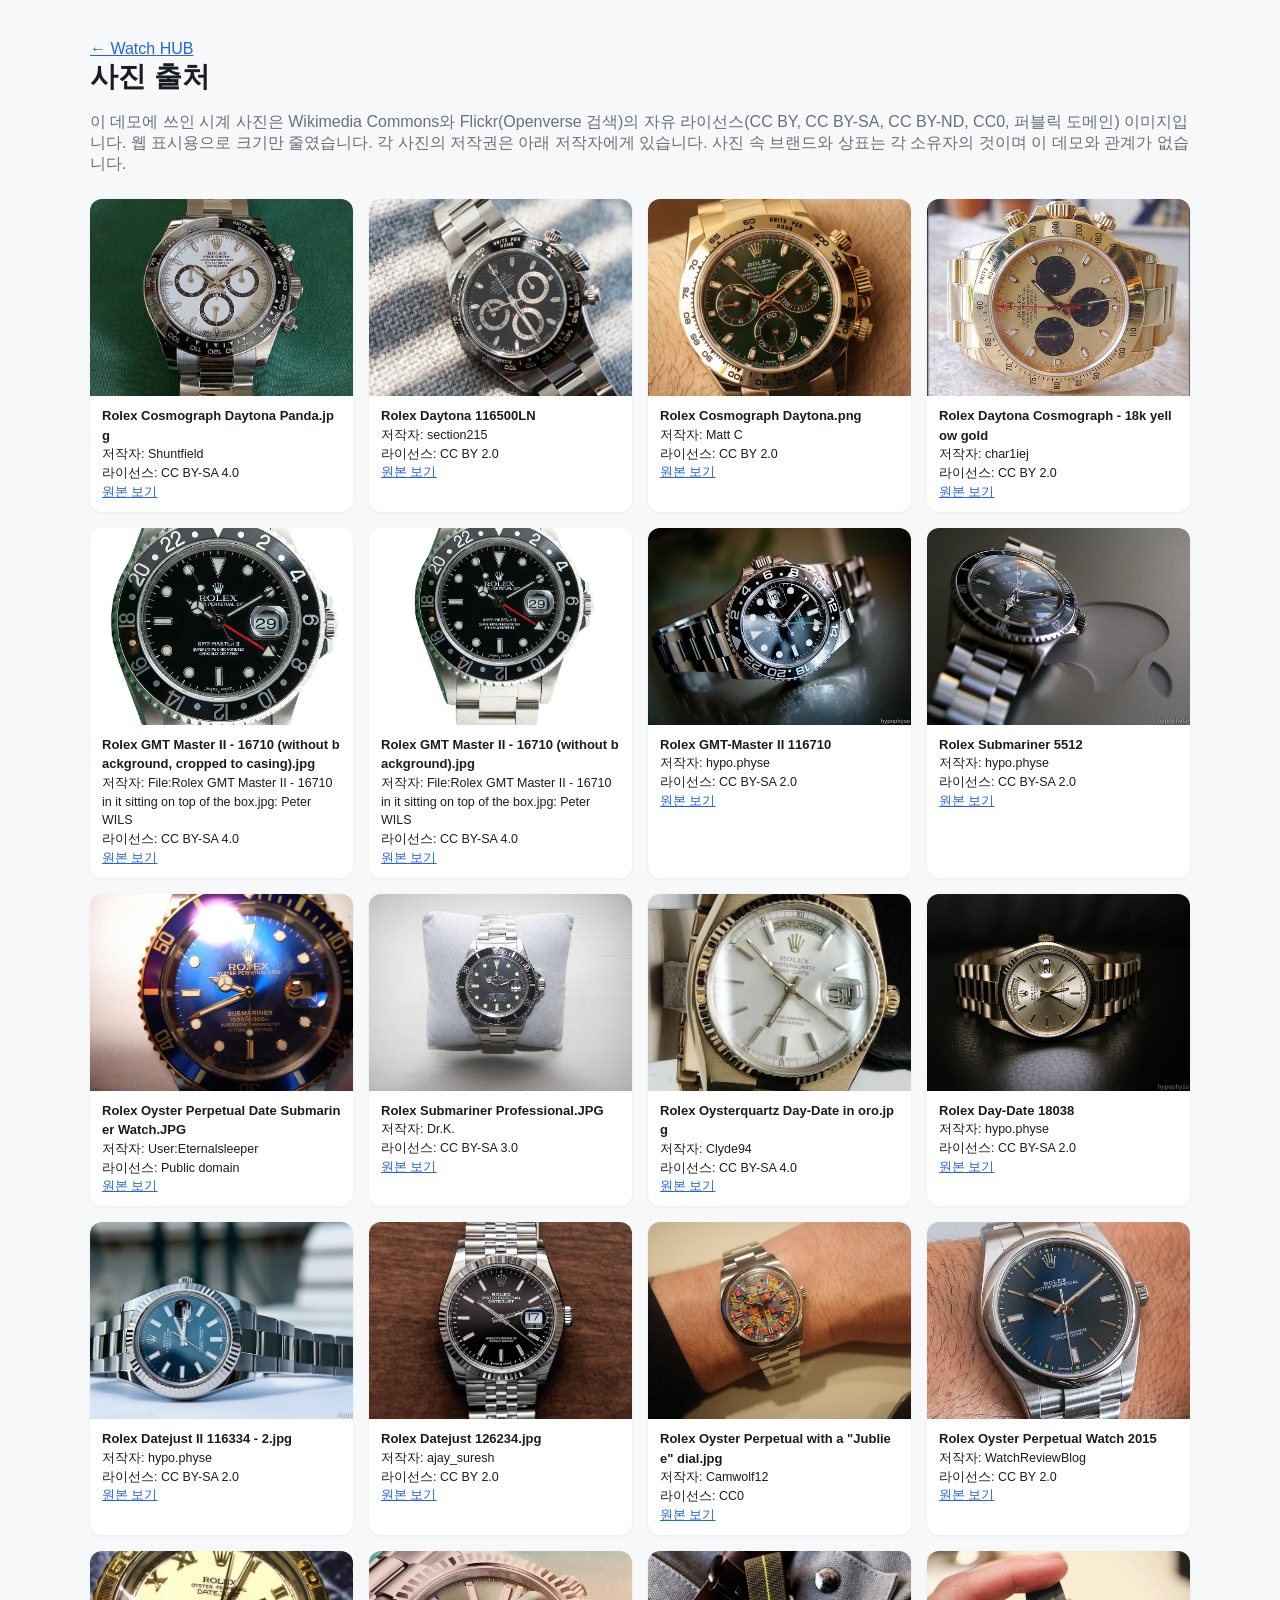
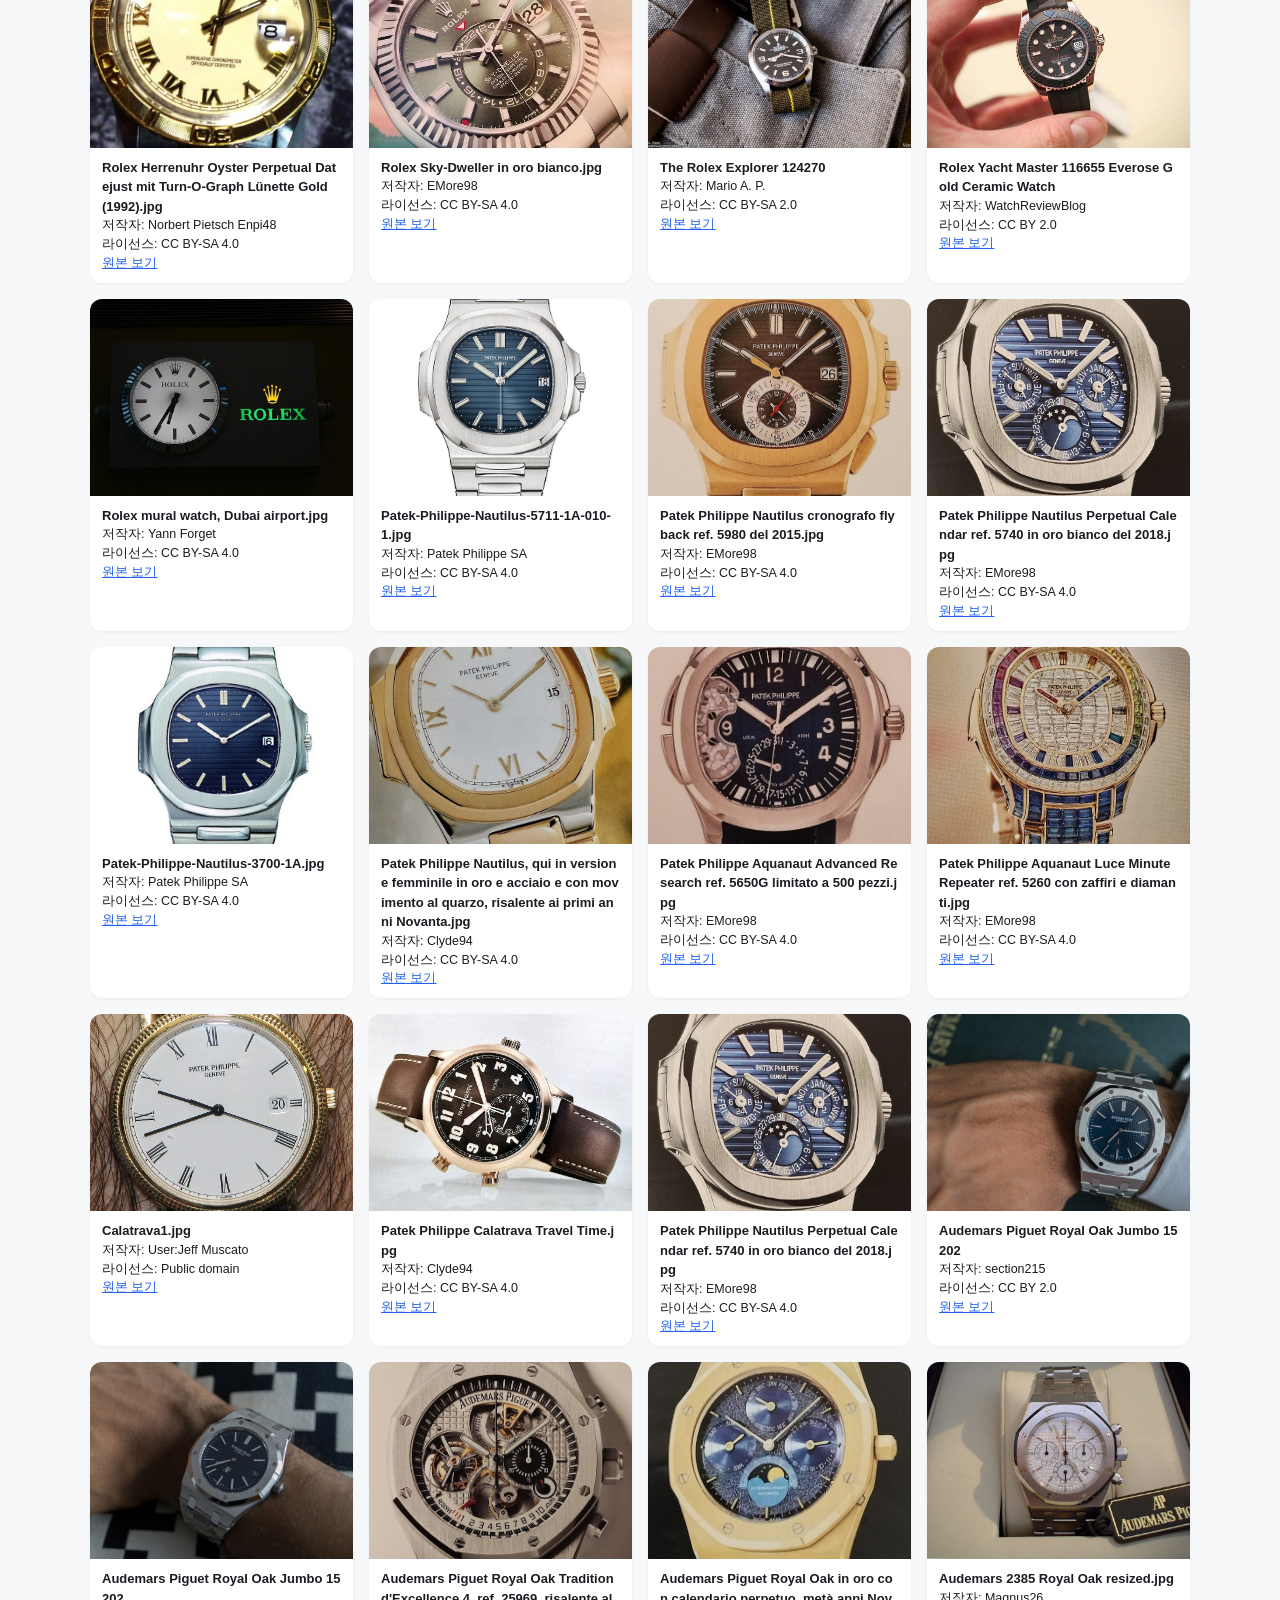
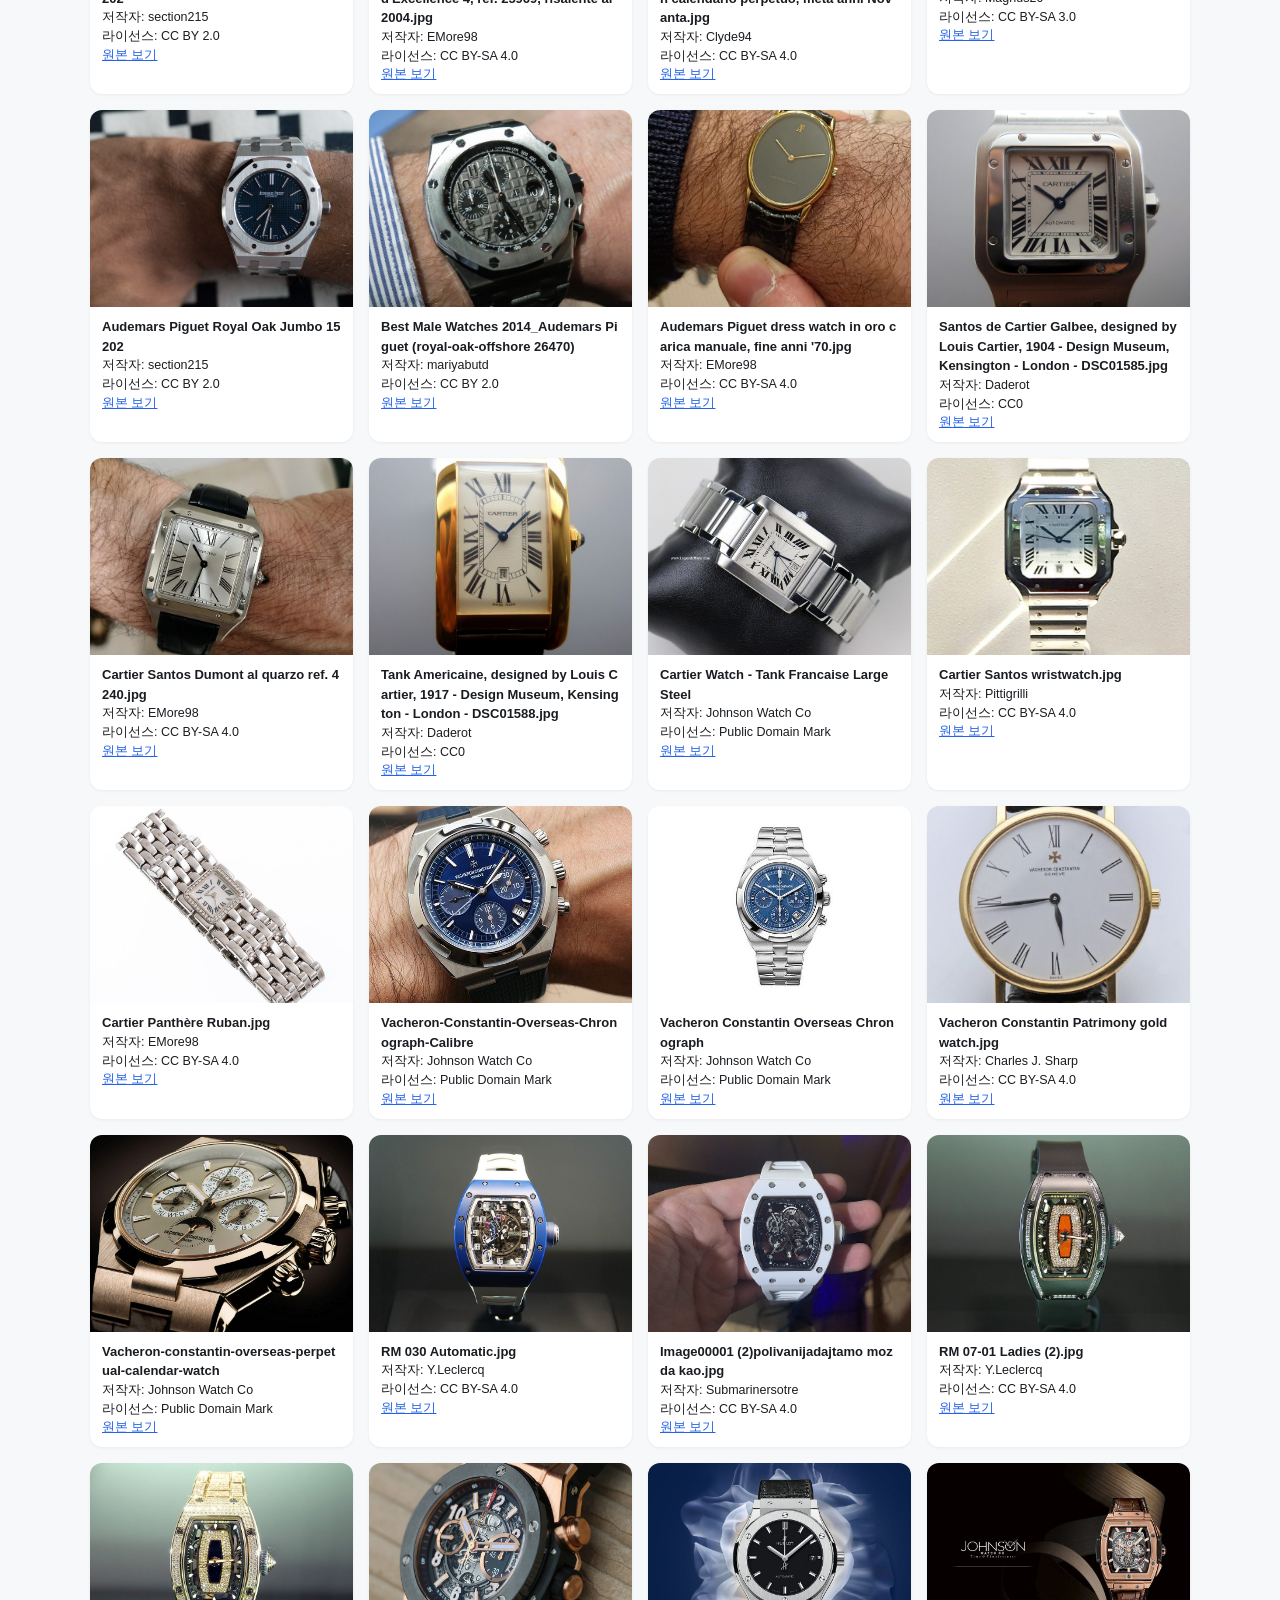
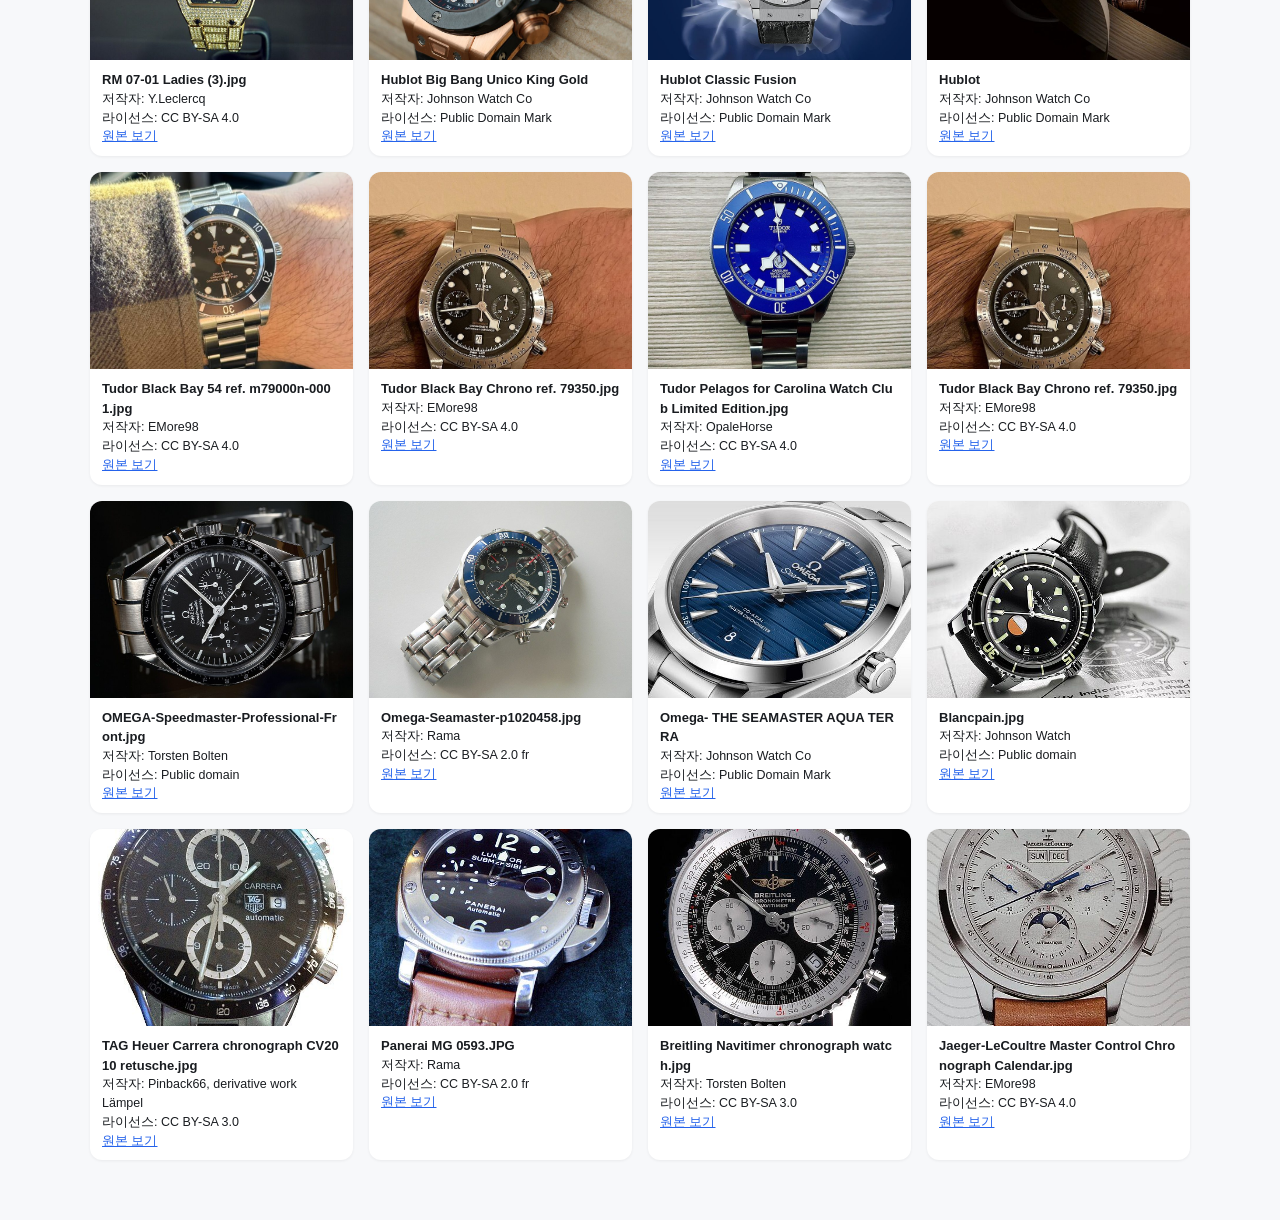
<file: credits.html>
<!doctype html>
<html lang="ko">
<head>
<meta charset="utf-8">
<meta name="viewport" content="width=device-width, initial-scale=1">
<title>사진 출처 · Watch HUB</title>
<style>
  body { font-family: Inter, "Pretendard", "Malgun Gothic", sans-serif; margin: 0; color: #191c20; background: #f7f8fa; }
  .wrap { max-width: 1100px; margin: 0 auto; padding: 40px 24px 60px; }
  h1 { font-size: 28px; margin: 0 0 8px; } p { color: #697078; }
  .grid { display: grid; grid-template-columns: repeat(auto-fill, minmax(240px, 1fr)); gap: 16px; margin-top: 24px; }
  .it { background: #fff; border-radius: 12px; overflow: hidden; box-shadow: 0 1px 3px rgba(0,0,0,.06); }
  .it img { width: 100%; aspect-ratio: 4/3; object-fit: cover; display: block; }
  .it div { padding: 10px 12px; font-size: 12.5px; line-height: 1.5; }
  .it b { display: block; font-size: 13px; word-break: break-all; }
  a { color: #2563eb; }
</style>
</head>
<body>
<div class="wrap">
  <a href="index.html">← Watch HUB</a>
  <h1>사진 출처</h1>
  <p>이 데모에 쓰인 시계 사진은 Wikimedia Commons와 Flickr(Openverse 검색)의 자유 라이선스(CC BY, CC BY-SA, CC BY-ND, CC0, 퍼블릭 도메인) 이미지입니다. 웹 표시용으로 크기만 줄였습니다. 각 사진의 저작권은 아래 저작자에게 있습니다. 사진 속 브랜드와 상표는 각 소유자의 것이며 이 데모와 관계가 없습니다.</p>
  <div class="grid" id="g"></div>
</div>
<script src="assets/photos.js"></script>
<script>
  const esc = s => String(s || '').replace(/[&<>"]/g, c => ({ '&': '&amp;', '<': '&lt;', '>': '&gt;', '"': '&quot;' }[c]));
  document.getElementById('g').innerHTML = WH_PHOTOS.credits.map(c => `<div class="it"><img src="assets/img/${c.key}.jpg" alt="" loading="lazy"><div><b>${esc(c.title)}</b>저작자: ${esc(c.author)}<br>라이선스: ${esc(c.license)}<br><a href="${esc(c.page)}" target="_blank" rel="noopener">원본 보기</a></div></div>`).join('');
</script>
</body>
</html>
</file>
